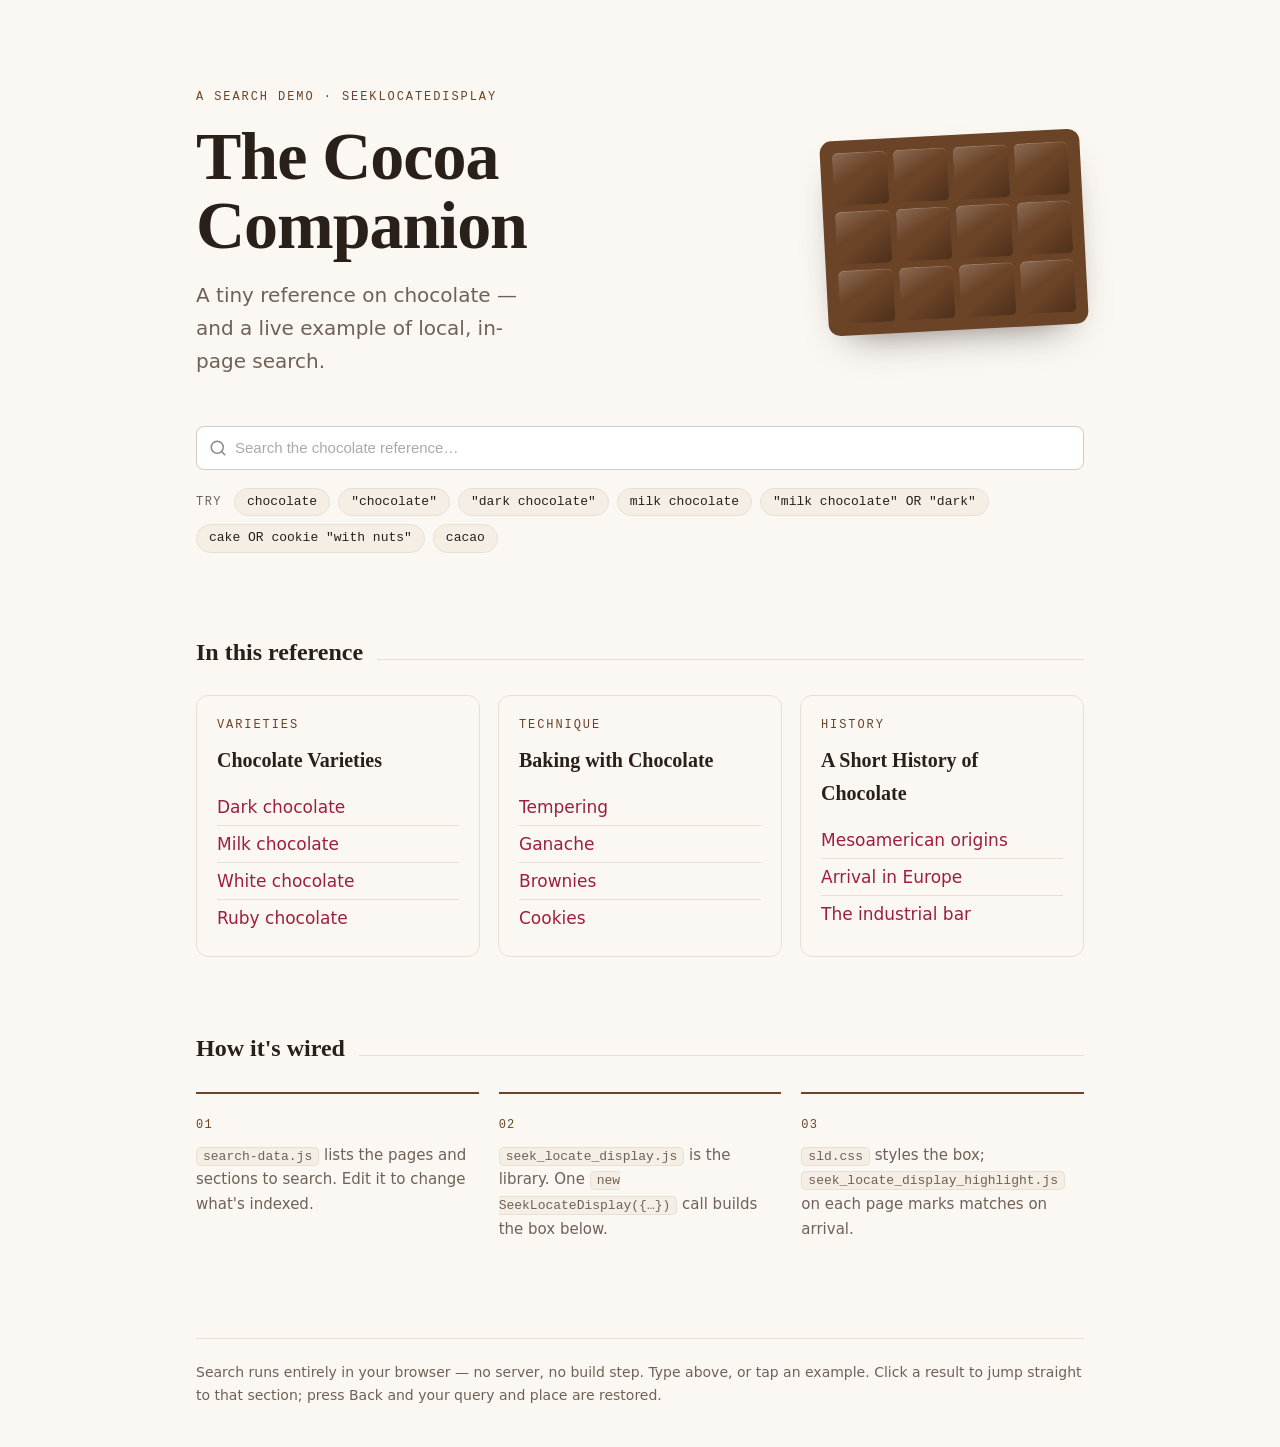
<file: example_site/index.html>
<!DOCTYPE html>
<html lang="en">
<head>
<meta charset="utf-8">
<meta name="viewport" content="width=device-width, initial-scale=1">
<title>The Cocoa Companion — search demo</title>

<!-- 1. The widget's own styles.  2. This site's styles. -->
<link rel="stylesheet" href="sld.css">
<link rel="stylesheet" href="site.css">
</head>
<body>
<div class="wrap">

  <header class="hero">
    <div class="hero-copy">
      <p class="kicker">A search demo · SeekLocateDisplay</p>
      <h1>The Cocoa Companion</h1>
      <p class="lede">A tiny reference on chocolate — and a live example of local, in-page search.</p>
    </div>
    <!-- Signature: a moulded chocolate bar (decorative). -->
    <div class="bar" aria-hidden="true">
      <span></span><span></span><span></span><span></span>
      <span></span><span></span><span></span><span></span>
      <span></span><span></span><span></span><span></span>
    </div>
  </header>

  <div class="search-block">
    <!-- The widget renders itself inside this container. -->
    <div id="search"></div>

    <div class="try">
      <span class="try-label">Try</span>
      <button class="chip" type="button">chocolate</button>
      <button class="chip" type="button">"chocolate"</button>
      <button class="chip" type="button">"dark chocolate"</button>
      <button class="chip" type="button">milk chocolate</button>
      <button class="chip" type="button">"milk chocolate" OR "dark"</button>
      <button class="chip" type="button">cake OR cookie "with nuts"</button>
      <button class="chip" type="button">cacao</button>
    </div>
  </div>

  <div class="section-rule">
    <h2>In this reference</h2>
    <span class="line"></span>
  </div>

  <!-- A plain browsable index. The search reads the same data from
       search-data.js, so anything listed here is findable above. -->
  <ul class="contents">
    <li class="card">
      <p class="kicker">Varieties</p>
      <h3><a href="pages/varieties.html">Chocolate Varieties</a></h3>
      <ul>
        <li><a href="pages/varieties.html#dark">Dark chocolate</a></li>
        <li><a href="pages/varieties.html#milk">Milk chocolate</a></li>
        <li><a href="pages/varieties.html#white">White chocolate</a></li>
        <li><a href="pages/varieties.html#ruby">Ruby chocolate</a></li>
      </ul>
    </li>
    <li class="card">
      <p class="kicker">Technique</p>
      <h3><a href="pages/baking.html">Baking with Chocolate</a></h3>
      <ul>
        <li><a href="pages/baking.html#tempering">Tempering</a></li>
        <li><a href="pages/baking.html#ganache">Ganache</a></li>
        <li><a href="pages/baking.html#brownies">Brownies</a></li>
        <li><a href="pages/baking.html#cookies">Cookies</a></li>
      </ul>
    </li>
    <li class="card">
      <p class="kicker">History</p>
      <h3><a href="pages/history.html">A Short History of Chocolate</a></h3>
      <ul>
        <li><a href="pages/history.html#origins">Mesoamerican origins</a></li>
        <li><a href="pages/history.html#europe">Arrival in Europe</a></li>
        <li><a href="pages/history.html#industrial">The industrial bar</a></li>
      </ul>
    </li>
  </ul>

  <div class="section-rule">
    <h2>How it's wired</h2>
    <span class="line"></span>
  </div>

  <ol class="wiring">
    <li>
      <p><code>search-data.js</code> lists the pages and sections to search. Edit it to change what's indexed.</p>
    </li>
    <li>
      <p><code>seek_locate_display.js</code> is the library. One <code>new SeekLocateDisplay({…})</code> call builds the box below.</p>
    </li>
    <li>
      <p><code>sld.css</code> styles the box; <code>seek_locate_display_highlight.js</code> on each page marks matches on arrival.</p>
    </li>
  </ol>

  <footer>
    Search runs entirely in your browser — no server, no build step. Type above, or
    tap an example. Click a result to jump straight to that section; press Back and
    your query and place are restored.
  </footer>

</div>

<!-- Data first, then the library, then a short init. -->
<script src="search-data.js"></script>
<script src="seek_locate_display.js"></script>
<script>
  // The whole integration is this one call.
  var sld = new SeekLocateDisplay({
    container: '#search',
    pages: window.SLD_PAGES,
    placeholder: 'Search the chocolate reference…',
    excerptLength: 160
    // Everything else is left at its defaults:
    //   persist: true             — keeps ?q= in the URL + scroll on Back
    //   highlightOnNavigate: true — adds ?sld-hl= so pages can highlight
    //   onNavigate: null          — plain navigation to the result's URL
  });

  // The example chips just fill the search box and let the widget react.
  var input = document.querySelector('#search .sld-input');
  document.querySelectorAll('.chip').forEach(function (chip) {
    chip.addEventListener('click', function () {
      input.value = chip.textContent;
      input.dispatchEvent(new Event('input', { bubbles: true }));
      input.focus();
    });
  });
</script>
</body>
</html>
</file>
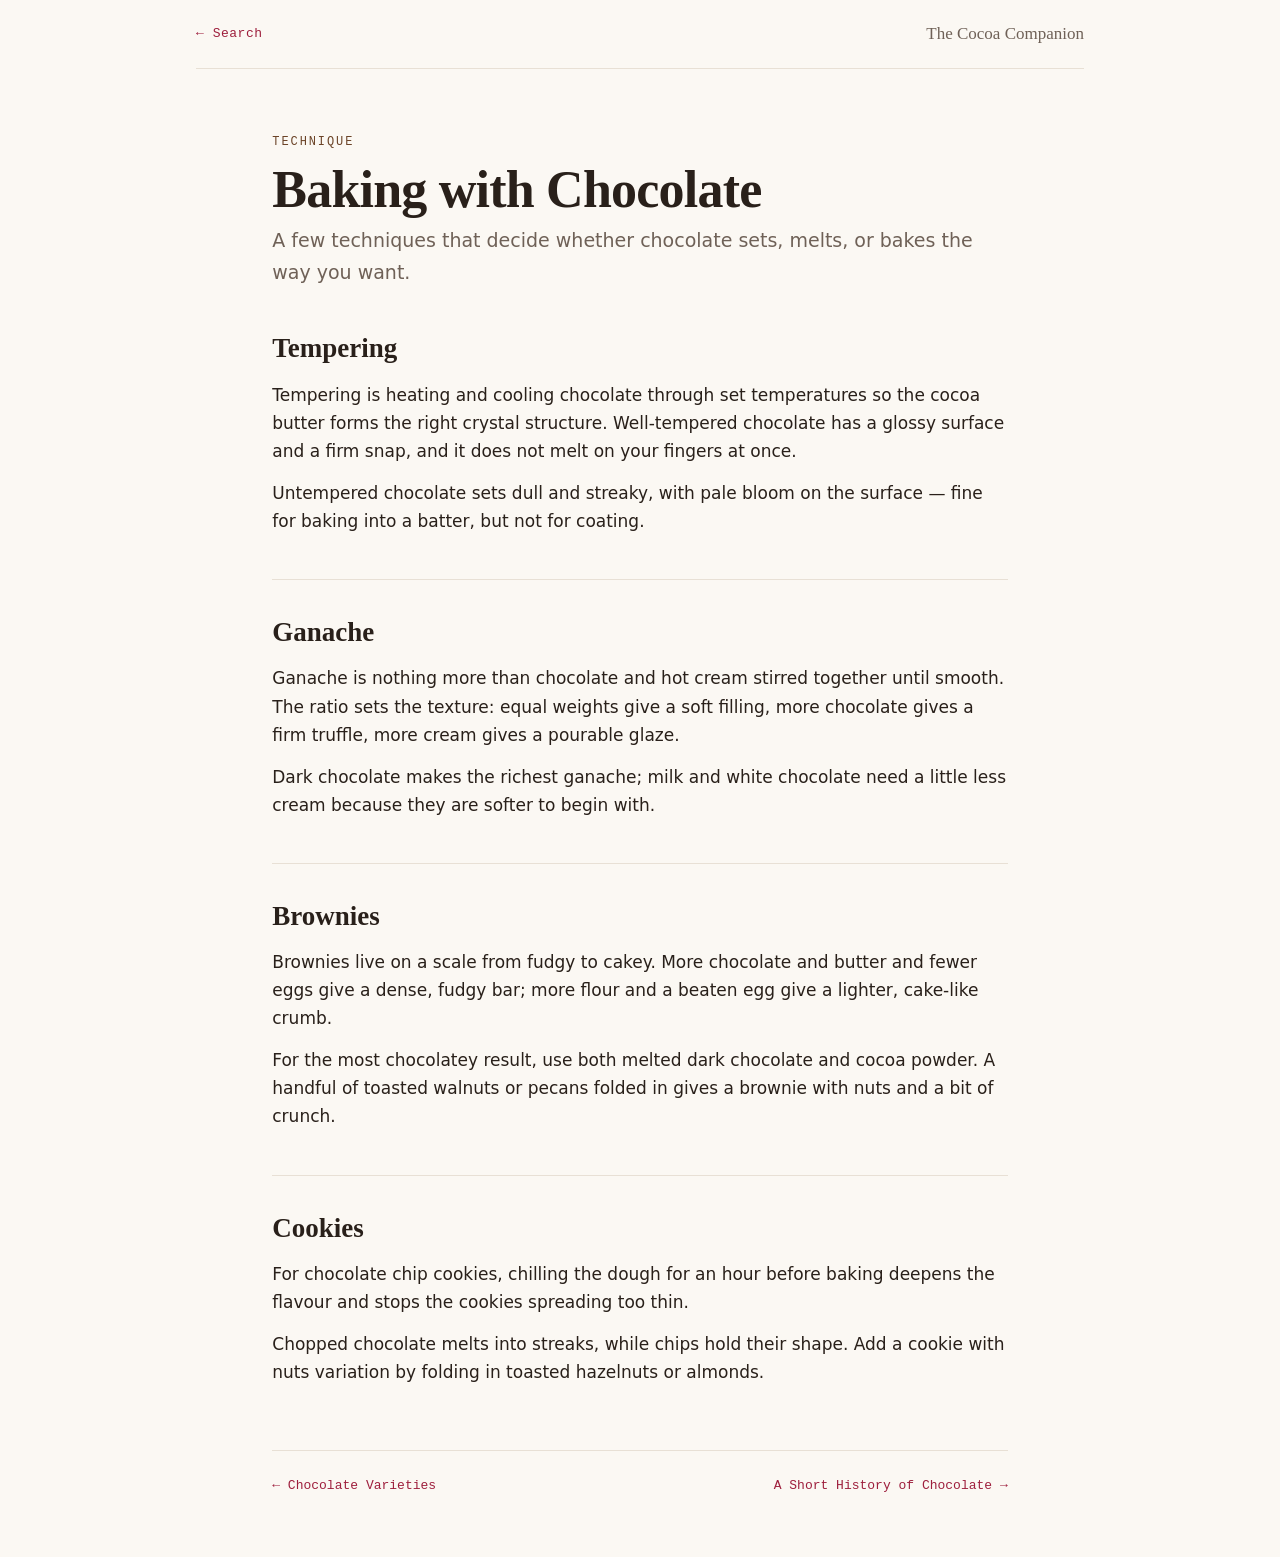
<file: example_site/pages/baking.html>
<!DOCTYPE html>
<html lang="en">
<head>
<meta charset="utf-8">
<meta name="viewport" content="width=device-width, initial-scale=1">
<title>Baking with Chocolate — The Cocoa Companion</title>
<link rel="stylesheet" href="../site.css">
</head>
<body>
<div class="wrap">

  <nav class="topbar">
    <a class="back" href="../index.html">&larr; Search</a>
    <span class="site">The Cocoa Companion</span>
  </nav>

  <article>
    <p class="kicker">Technique</p>
    <h1>Baking with Chocolate</h1>
    <p class="intro">A few techniques that decide whether chocolate sets, melts, or bakes the way you want.</p>

    <section id="tempering">
      <h2>Tempering <a class="hash" href="#tempering" aria-label="Link to this section">#</a></h2>
      <p>Tempering is heating and cooling chocolate through set temperatures so the
      cocoa butter forms the right crystal structure. Well-tempered chocolate has a
      glossy surface and a firm snap, and it does not melt on your fingers at once.</p>
      <p>Untempered chocolate sets dull and streaky, with pale bloom on the surface
      — fine for baking into a batter, but not for coating.</p>
    </section>

    <section id="ganache">
      <h2>Ganache <a class="hash" href="#ganache" aria-label="Link to this section">#</a></h2>
      <p>Ganache is nothing more than chocolate and hot cream stirred together until
      smooth. The ratio sets the texture: equal weights give a soft filling, more
      chocolate gives a firm truffle, more cream gives a pourable glaze.</p>
      <p>Dark chocolate makes the richest ganache; milk and white chocolate need a
      little less cream because they are softer to begin with.</p>
    </section>

    <section id="brownies">
      <h2>Brownies <a class="hash" href="#brownies" aria-label="Link to this section">#</a></h2>
      <p>Brownies live on a scale from fudgy to cakey. More chocolate and butter and
      fewer eggs give a dense, fudgy bar; more flour and a beaten egg give a lighter,
      cake-like crumb.</p>
      <p>For the most chocolatey result, use both melted dark chocolate and cocoa
      powder. A handful of toasted walnuts or pecans folded in gives a brownie with
      nuts and a bit of crunch.</p>
    </section>

    <section id="cookies">
      <h2>Cookies <a class="hash" href="#cookies" aria-label="Link to this section">#</a></h2>
      <p>For chocolate chip cookies, chilling the dough for an hour before baking
      deepens the flavour and stops the cookies spreading too thin.</p>
      <p>Chopped chocolate melts into streaks, while chips hold their shape. Add a
      cookie with nuts variation by folding in toasted hazelnuts or almonds.</p>
    </section>

    <nav class="pager">
      <a href="varieties.html">&larr; Chocolate Varieties</a>
      <a href="history.html">A Short History of Chocolate &rarr;</a>
    </nav>
  </article>

</div>
<script src="../seek_locate_display_highlight.js"></script>
</body>
</html>
</file>
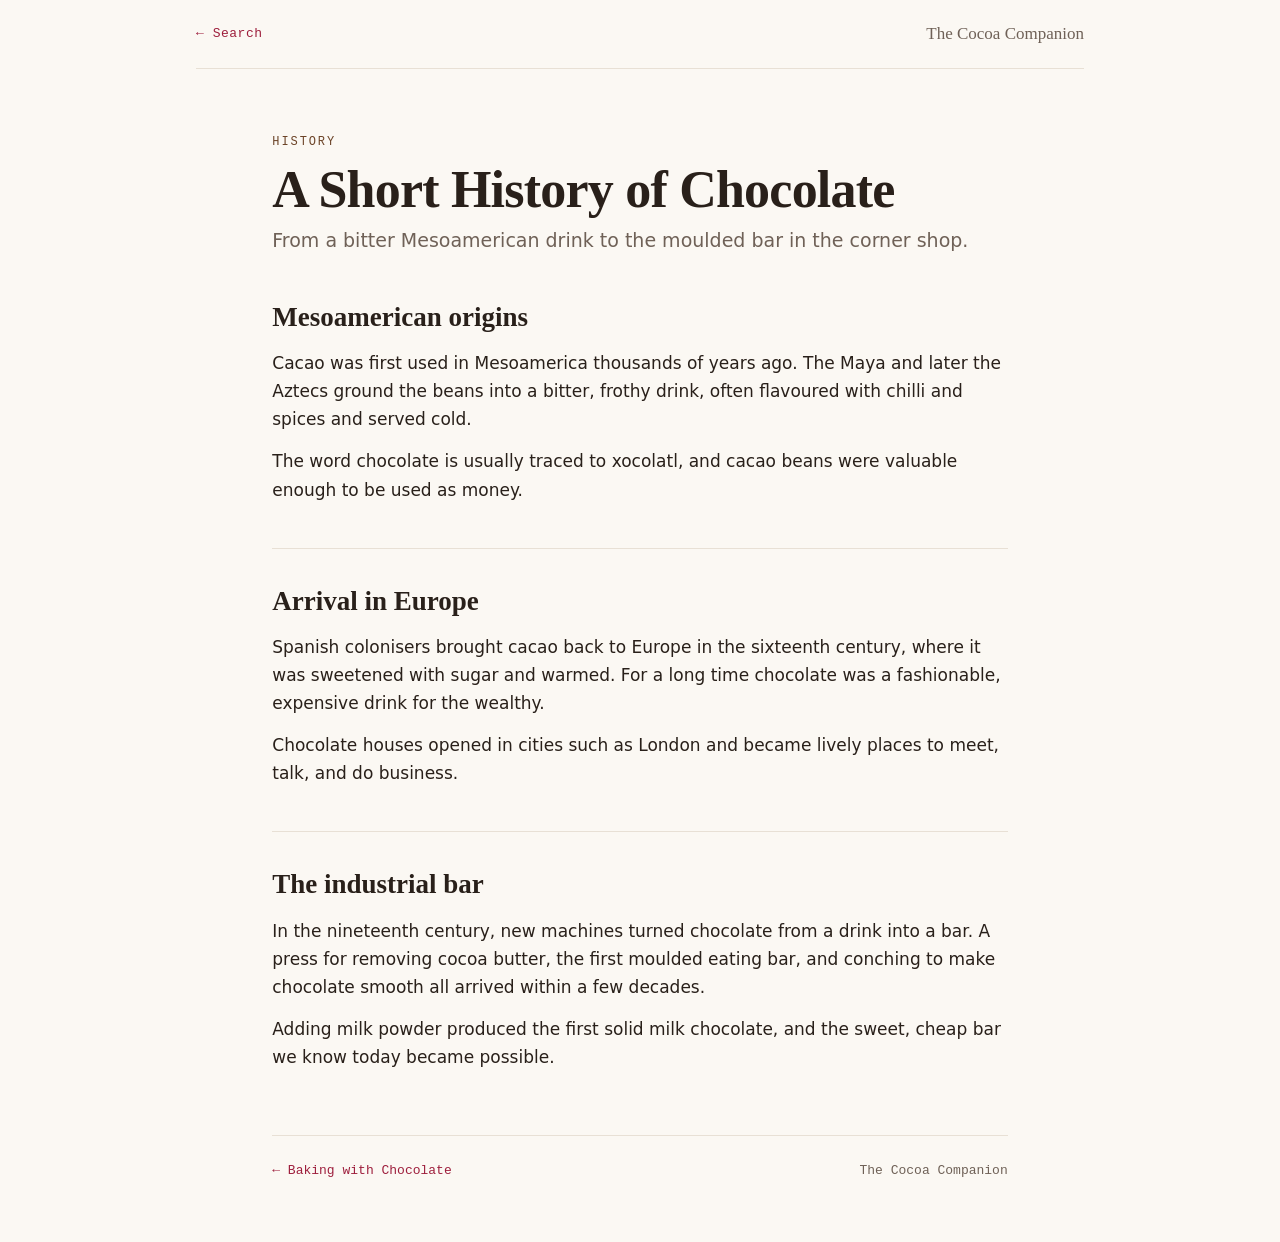
<file: example_site/pages/history.html>
<!DOCTYPE html>
<html lang="en">
<head>
<meta charset="utf-8">
<meta name="viewport" content="width=device-width, initial-scale=1">
<title>A Short History of Chocolate — The Cocoa Companion</title>
<link rel="stylesheet" href="../site.css">
</head>
<body>
<div class="wrap">

  <nav class="topbar">
    <a class="back" href="../index.html">&larr; Search</a>
    <span class="site">The Cocoa Companion</span>
  </nav>

  <article>
    <p class="kicker">History</p>
    <h1>A Short History of Chocolate</h1>
    <p class="intro">From a bitter Mesoamerican drink to the moulded bar in the corner shop.</p>

    <section id="origins">
      <h2>Mesoamerican origins <a class="hash" href="#origins" aria-label="Link to this section">#</a></h2>
      <p>Cacao was first used in Mesoamerica thousands of years ago. The Maya and
      later the Aztecs ground the beans into a bitter, frothy drink, often flavoured
      with chilli and spices and served cold.</p>
      <p>The word chocolate is usually traced to xocolatl, and cacao beans were
      valuable enough to be used as money.</p>
    </section>

    <section id="europe">
      <h2>Arrival in Europe <a class="hash" href="#europe" aria-label="Link to this section">#</a></h2>
      <p>Spanish colonisers brought cacao back to Europe in the sixteenth century,
      where it was sweetened with sugar and warmed. For a long time chocolate was a
      fashionable, expensive drink for the wealthy.</p>
      <p>Chocolate houses opened in cities such as London and became lively places to
      meet, talk, and do business.</p>
    </section>

    <section id="industrial">
      <h2>The industrial bar <a class="hash" href="#industrial" aria-label="Link to this section">#</a></h2>
      <p>In the nineteenth century, new machines turned chocolate from a drink into a
      bar. A press for removing cocoa butter, the first moulded eating bar, and
      conching to make chocolate smooth all arrived within a few decades.</p>
      <p>Adding milk powder produced the first solid milk chocolate, and the sweet,
      cheap bar we know today became possible.</p>
    </section>

    <nav class="pager">
      <a href="baking.html">&larr; Baking with Chocolate</a>
      <span class="spacer">The Cocoa Companion</span>
    </nav>
  </article>

</div>
<script src="../seek_locate_display_highlight.js"></script>
</body>
</html>
</file>
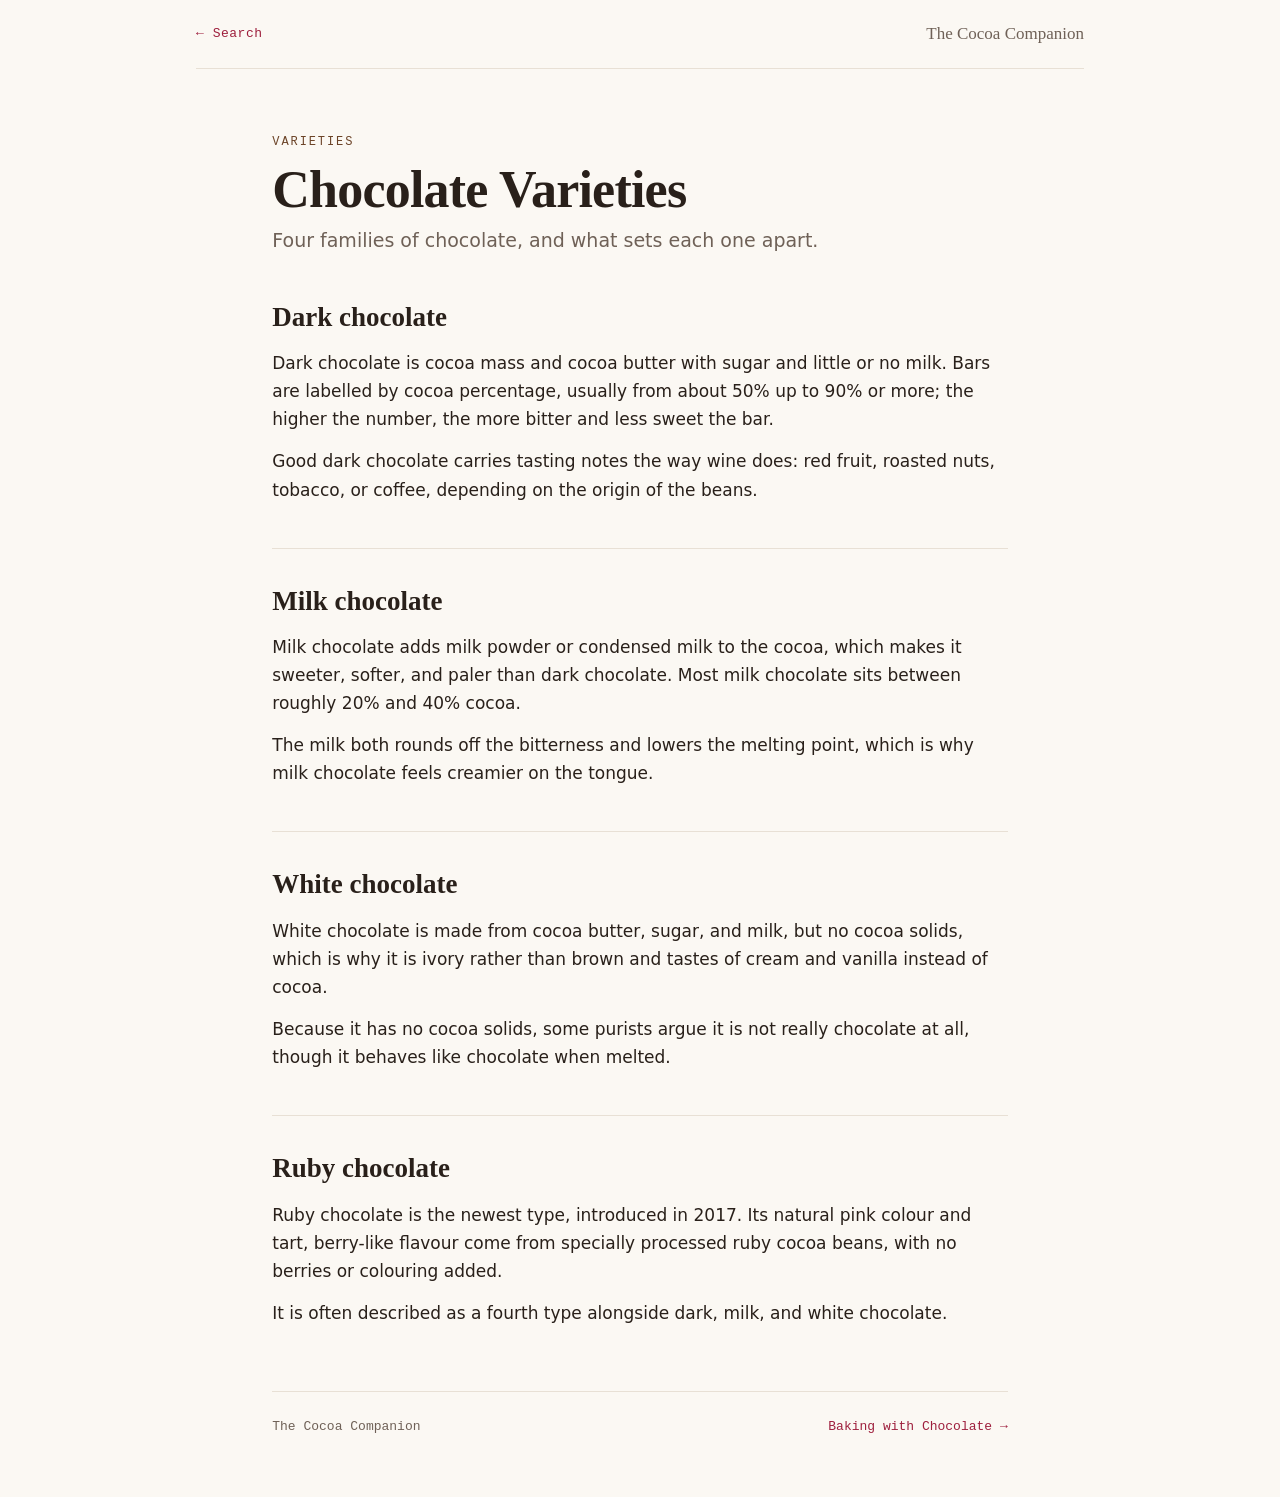
<file: example_site/pages/varieties.html>
<!DOCTYPE html>
<html lang="en">
<head>
<meta charset="utf-8">
<meta name="viewport" content="width=device-width, initial-scale=1">
<title>Chocolate Varieties — The Cocoa Companion</title>
<link rel="stylesheet" href="../site.css">
</head>
<body>
<div class="wrap">

  <nav class="topbar">
    <a class="back" href="../index.html">&larr; Search</a>
    <span class="site">The Cocoa Companion</span>
  </nav>

  <article>
    <p class="kicker">Varieties</p>
    <h1>Chocolate Varieties</h1>
    <p class="intro">Four families of chocolate, and what sets each one apart.</p>

    <section id="dark">
      <h2>Dark chocolate <a class="hash" href="#dark" aria-label="Link to this section">#</a></h2>
      <p>Dark chocolate is cocoa mass and cocoa butter with sugar and little or no
      milk. Bars are labelled by cocoa percentage, usually from about 50% up to 90%
      or more; the higher the number, the more bitter and less sweet the bar.</p>
      <p>Good dark chocolate carries tasting notes the way wine does: red fruit,
      roasted nuts, tobacco, or coffee, depending on the origin of the beans.</p>
    </section>

    <section id="milk">
      <h2>Milk chocolate <a class="hash" href="#milk" aria-label="Link to this section">#</a></h2>
      <p>Milk chocolate adds milk powder or condensed milk to the cocoa, which makes
      it sweeter, softer, and paler than dark chocolate. Most milk chocolate sits
      between roughly 20% and 40% cocoa.</p>
      <p>The milk both rounds off the bitterness and lowers the melting point, which
      is why milk chocolate feels creamier on the tongue.</p>
    </section>

    <section id="white">
      <h2>White chocolate <a class="hash" href="#white" aria-label="Link to this section">#</a></h2>
      <p>White chocolate is made from cocoa butter, sugar, and milk, but no cocoa
      solids, which is why it is ivory rather than brown and tastes of cream and
      vanilla instead of cocoa.</p>
      <p>Because it has no cocoa solids, some purists argue it is not really
      chocolate at all, though it behaves like chocolate when melted.</p>
    </section>

    <section id="ruby">
      <h2>Ruby chocolate <a class="hash" href="#ruby" aria-label="Link to this section">#</a></h2>
      <p>Ruby chocolate is the newest type, introduced in 2017. Its natural pink
      colour and tart, berry-like flavour come from specially processed ruby cocoa
      beans, with no berries or colouring added.</p>
      <p>It is often described as a fourth type alongside dark, milk, and white
      chocolate.</p>
    </section>

    <nav class="pager">
      <span class="spacer">The Cocoa Companion</span>
      <a href="baking.html">Baking with Chocolate &rarr;</a>
    </nav>
  </article>

</div>
<script src="../seek_locate_display_highlight.js"></script>
</body>
</html>
</file>
<file: example_site/sld.css>
/* Styles for the seek_locate_display.js local search widget.

   Link this from the page <head>:

       <link rel="stylesheet" href="sld.css">

   Everything is scoped under the .sld-wrap element the widget adds to its
   host container, so none of it leaks into the surrounding page. */

/* ---------- */
/* The widget */
/* ---------- */

/* Reset the box model inside the widget only: */

.sld-wrap * { box-sizing: border-box; margin: 0; padding: 0; }

/* The search bar: the rounded box holding the icon, input and clear button. */

.sld-bar {
	display: flex; align-items: center; gap: 8px;
	padding: 0 12px; height: 44px;
	border: 1px solid #cccccc; border-radius: 8px; background: #ffffff;
}
.sld-bar:focus-within {
	border-color: #4a90e2; box-shadow: 0 0 0 3px rgba(74, 144, 226, .2);
}

/* The magnifier / close SVG icons sitting in the bar: */

.sld-icon {
	width: 18px; height: 18px; flex-shrink: 0;
	fill: none; stroke: #888888; stroke-width: 2;
	stroke-linecap: round; stroke-linejoin: round;
}

/* The text field itself (a type="search" input): */

.sld-input {
	flex: 1; border: none; background: transparent;
	font-size: 15px; outline: none; color: inherit;
}
.sld-input::-webkit-search-cancel-button,
.sld-input::-webkit-search-decoration {
	-webkit-appearance: none; appearance: none;
}
.sld-input::placeholder { color: #aaaaaa; }

/* The clear (x) button, shown only while there is a query: */

.sld-clear {
	background: none; border: none; cursor: pointer;
	color: #aaaaaa; padding: 4px; border-radius: 4px;
	line-height: 1; flex-shrink: 0;
}
.sld-clear:hover { color: #555555; }
.sld-clear svg  { display: block; }

/* ------- */
/* Results */
/* ------- */

/* The "N results across M pages" line above the list: */

.sld-stats { font-size: 12px; color: #888888; margin: 10px 2px 6px; }

/* Each page's matches are a bordered group with a header then its hits: */

.sld-page {
	margin-bottom: 10px; border: 1px solid #e2e2e2;
	border-radius: 8px; overflow: hidden;
}
.sld-page-header {
	padding: 8px 14px; background: #f5f5f5;
	font-size: 13px; font-weight: 600; color: #555555;
	display: flex; align-items: center; gap: 6px;
}
.sld-page-url {
	margin-left: auto; font-weight: 400; color: #aaaaaa; font-size: 11px;
	white-space: nowrap; overflow: hidden; text-overflow: ellipsis;
	max-width: 180px;
}

/* Each hit is one matched section, click- or keyboard-navigable: */

.sld-hit {
	display: flex; align-items: flex-start; gap: 10px;
	padding: 10px 14px; cursor: pointer;
	border-top: 1px solid #eeeeee; transition: background .1s;
}
.sld-hit:hover, .sld-hit:focus { background: #f0f6ff; outline: none; }
.sld-hit-body { flex: 1; min-width: 0; }
.sld-hit-title {
	font-size: 14px; font-weight: 600; margin-bottom: 3px; color: #222222;
	white-space: nowrap; overflow: hidden; text-overflow: ellipsis;
}
.sld-hit-display      { font-weight: 400; color: #888888; }   /* display-only text after the heading (not searched) */
.sld-hit-snippet      { font-size: 13px; color: #666666; line-height: 1.55; }
.sld-hit-snippet mark { background: transparent; color: #1a6fc4; font-weight: 600; }   /* highlighted match */
.sld-sep        { color: #cccccc; font-weight: 400; margin: 0 2px; }   /* the " | " between paragraphs */
.sld-hit-anchor { font-size: 11px; color: #4a90e2; margin-top: 4px; display: block; }
.sld-hit-icon {
	width: 14px; height: 14px; flex-shrink: 0; margin-top: 3px;
	stroke: #bbbbbb; stroke-width: 2;
	stroke-linecap: round; stroke-linejoin: round; fill: none;
}

/* Shown when a query matches nothing: */

.sld-empty { padding: 2rem; text-align: center; color: #aaaaaa; font-size: 14px; }

/* --------- */
/* Dark mode */
/* --------- */

@media (prefers-color-scheme: dark) {

	.sld-bar         { background: #1e1e1e; border-color: #444444; }
	.sld-input       { color: #eeeeee; }
	.sld-clear:hover { color: #dddddd; }

	.sld-page        { border-color: #333333; }
	.sld-page-header { background: #2a2a2a; color: #bbbbbb; }

	.sld-hit:hover, .sld-hit:focus { background: #1a2a3a; }
	.sld-hit-title        { color: #eeeeee; }
	.sld-hit-display      { color: #aaaaaa; }
	.sld-hit-snippet      { color: #999999; }
	.sld-hit-snippet mark { color: #72b3f5; }
	.sld-sep              { color: #555555; }
	.sld-hit + .sld-hit   { border-top-color: #333333; }
}
</file>
<file: example_site/site.css>
/* site.css — styling for the demo site itself (NOT the search widget).

   The widget carries its own look in sld.css; this file styles
   everything around it: the hero, the reference list, the article pages, and
   the on-arrival highlight. Deliberately left the widget's own .sld-* rules
   alone so you can see the library exactly as it ships.

   Direction: a chocolatier's reference. Warm cocoa ink on a milk-paper
   ground, one ruby accent (after ruby chocolate), spec-style monospace
   labels, and a moulded chocolate-bar block as the one signature flourish. */

:root {
	--paper:      #fbf8f3;
	--paper-2:    #f4eee4;   /* recessed panels */
	--ink:        #29201a;   /* dark-chocolate near-black */
	--ink-soft:   #6f6157;
	--edge:       #e8e0d5;
	--cocoa:      #6b4327;   /* structural brown: rules, labels, the bar */
	--ruby:       #9e1f3d;   /* the one accent */
	--ruby-wash:  rgba(158, 31, 61, .14);

	--serif: "Iowan Old Style", "Palatino Linotype", Palatino, "Book Antiqua", Georgia, serif;
	--sans:  system-ui, -apple-system, "Segoe UI", Roboto, "Helvetica Neue", Arial, sans-serif;
	--mono:  ui-monospace, "SF Mono", Menlo, Consolas, "Liberation Mono", monospace;

	--measure: 68ch;
	--pad: clamp(20px, 5vw, 56px);
}

@media (prefers-color-scheme: dark) {
	:root {
		--paper:     #17120e;
		--paper-2:   #201812;
		--ink:       #ece3d8;
		--ink-soft:  #a99a8b;
		--edge:      #2e251d;
		--cocoa:     #c89b6e;
		--ruby:      #e4788e;
		--ruby-wash: rgba(228, 120, 142, .18);
	}
}

* { box-sizing: border-box; }

html { -webkit-text-size-adjust: 100%; }

body {
	margin: 0;
	background: var(--paper);
	color: var(--ink);
	font-family: var(--sans);
	font-size: 17px;
	line-height: 1.65;
	-webkit-font-smoothing: antialiased;
}

.wrap {
	max-width: 1000px;
	margin: 0 auto;
	padding: 0 var(--pad);
}

/* Spec-style label used for eyebrows and section kickers. */
.kicker {
	font-family: var(--mono);
	font-size: 12px;
	letter-spacing: .16em;
	text-transform: uppercase;
	color: var(--cocoa);
	margin: 0;
}

a { color: var(--ruby); text-underline-offset: 2px; }
a:hover { text-decoration-thickness: 2px; }

/* ─────────────────────────── Hero ─────────────────────────── */

.hero {
	display: grid;
	grid-template-columns: 1fr auto;
	gap: clamp(24px, 5vw, 56px);
	align-items: center;
	padding: clamp(40px, 8vw, 88px) 0 clamp(28px, 5vw, 44px);
}
.hero-copy { max-width: 30ch; }
.hero h1 {
	font-family: var(--serif);
	font-weight: 600;
	font-size: clamp(40px, 8vw, 68px);
	line-height: 1.02;
	letter-spacing: -.015em;
	margin: 14px 0 0;
}
.hero .lede {
	color: var(--ink-soft);
	font-size: clamp(17px, 2.2vw, 20px);
	margin: 18px 0 0;
}

/* Signature: a moulded chocolate bar, four squares by three. */
.bar {
	width: clamp(180px, 26vw, 260px);
	aspect-ratio: 4 / 3;
	display: grid;
	grid-template: repeat(3, 1fr) / repeat(4, 1fr);
	gap: 6px;
	padding: 12px;
	border-radius: 12px;
	background: var(--cocoa);
	box-shadow: 0 18px 40px -22px rgba(41, 32, 26, .7);
	transform: rotate(-3deg);
}
.bar span {
	border-radius: 6px 6px 5px 5px;
	background:
		linear-gradient(150deg,
			rgba(255, 255, 255, .22),
			rgba(255, 255, 255, 0) 42%),
		linear-gradient(320deg,
			rgba(0, 0, 0, .28),
			rgba(0, 0, 0, 0) 46%);
	box-shadow: inset 0 1px 0 rgba(255, 255, 255, .18);
}

/* ─────────────────────── Search + chips ───────────────────── */

.search-block { padding: 4px 0 8px; }
#search { margin: 0 0 18px; }

.try {
	display: flex;
	flex-wrap: wrap;
	align-items: baseline;
	gap: 8px;
}
.try .try-label {
	font-family: var(--mono);
	font-size: 12px;
	letter-spacing: .12em;
	text-transform: uppercase;
	color: var(--ink-soft);
	margin-right: 4px;
}
.chip {
	font-family: var(--mono);
	font-size: 13px;
	color: var(--ink);
	background: var(--paper-2);
	border: 1px solid var(--edge);
	border-radius: 999px;
	padding: 5px 12px;
	cursor: pointer;
	line-height: 1.3;
	transition: border-color .12s, background .12s, transform .06s;
}
.chip:hover { border-color: var(--cocoa); }
.chip:active { transform: translateY(1px); }
.chip:focus-visible {
	outline: 2px solid var(--ruby);
	outline-offset: 2px;
}

/* ───────────────────── Reference contents ─────────────────── */

.section-rule {
	display: flex;
	align-items: baseline;
	gap: 14px;
	margin: clamp(44px, 7vw, 72px) 0 22px;
}
.section-rule h2 {
	font-family: var(--serif);
	font-weight: 600;
	font-size: 24px;
	margin: 0;
	white-space: nowrap;
}
.section-rule .line {
	flex: 1;
	height: 1px;
	background: var(--edge);
}

.contents {
	display: grid;
	grid-template-columns: repeat(auto-fit, minmax(240px, 1fr));
	gap: 18px;
	list-style: none;
	margin: 0;
	padding: 0;
}
.card {
	border: 1px solid var(--edge);
	border-radius: 12px;
	padding: 20px 20px 8px;
	background: var(--paper);
	transition: border-color .12s, transform .12s;
}
.card:hover { border-color: var(--cocoa); transform: translateY(-2px); }
.card h3 {
	font-family: var(--serif);
	font-weight: 600;
	font-size: 20px;
	margin: 8px 0 12px;
}
.card h3 a { color: var(--ink); text-decoration: none; }
.card h3 a:hover { color: var(--ruby); }
.card ul { list-style: none; margin: 0; padding: 0 0 12px; }
.card li { padding: 4px 0; border-top: 1px solid var(--edge); }
.card li:first-child { border-top: 0; }
.card li a { text-decoration: none; }
.card li a:hover { text-decoration: underline; }

/* ─────────────────────── How it's wired ───────────────────── */

.wiring {
	display: grid;
	grid-template-columns: repeat(auto-fit, minmax(240px, 1fr));
	gap: 20px;
	margin: 24px 0 0;
	padding: 0;
	list-style: none;
	counter-reset: step;
}
.wiring li {
	counter-increment: step;
	border-top: 2px solid var(--cocoa);
	padding: 14px 0 0;
}
.wiring li::before {
	content: counter(step, decimal-leading-zero);
	font-family: var(--mono);
	font-size: 12px;
	color: var(--cocoa);
	letter-spacing: .1em;
}
.wiring code {
	font-family: var(--mono);
	font-size: 13px;
	background: var(--paper-2);
	border: 1px solid var(--edge);
	border-radius: 5px;
	padding: 1px 6px;
}
.wiring p { margin: 6px 0 0; color: var(--ink-soft); font-size: 15px; }

/* ───────────────────────── Footer ─────────────────────────── */

footer {
	margin: clamp(56px, 9vw, 96px) 0 40px;
	padding-top: 22px;
	border-top: 1px solid var(--edge);
	color: var(--ink-soft);
	font-size: 14px;
}

/* ═══════════════════ Article (content) pages ══════════════════ */

.topbar {
	display: flex;
	align-items: center;
	justify-content: space-between;
	gap: 16px;
	padding: 20px 0;
	border-bottom: 1px solid var(--edge);
}
.topbar a.back {
	font-family: var(--mono);
	font-size: 13px;
	letter-spacing: .04em;
	text-decoration: none;
}
.topbar a.back:hover { text-decoration: underline; }
.topbar .site {
	font-family: var(--serif);
	font-size: 17px;
	color: var(--ink-soft);
}

article {
	max-width: var(--measure);
	margin: 0 auto;
	padding: clamp(32px, 6vw, 64px) 0 0;
}
article > .kicker { margin-bottom: 10px; }
article h1 {
	font-family: var(--serif);
	font-weight: 600;
	font-size: clamp(34px, 6vw, 52px);
	line-height: 1.05;
	letter-spacing: -.015em;
	margin: 0 0 8px;
}
article .intro { color: var(--ink-soft); font-size: 19px; margin: 0 0 8px; }

section {
	padding: 30px 0;
	border-top: 1px solid var(--edge);
	scroll-margin-top: 20px;   /* so the anchor jump clears nothing awkwardly */
}
section:first-of-type { border-top: 0; }
section h2 {
	font-family: var(--serif);
	font-weight: 600;
	font-size: 27px;
	margin: 0 0 10px;
	display: flex;
	align-items: baseline;
	gap: 12px;
}
section h2 .hash {
	font-family: var(--mono);
	font-size: 15px;
	color: var(--cocoa);
	text-decoration: none;
	opacity: 0;
	transition: opacity .12s;
}
section h2:hover .hash { opacity: 1; }
section p { margin: 0 0 14px; }

/* Landed-on section briefly glows so you can see why you're here. */
section:target { animation: land 1.6s ease-out 1; }
@keyframes land {
	0%, 22%   { background: var(--ruby-wash); }
	100%      { background: transparent; }
}

/* Matches highlighted on arrival by seek_locate_display_highlight.js.
   That script injects its own (yellow) default styles; these rules are
   scoped under .wrap so they out-rank the injected ones by specificity and
   keep the marks on the site's ruby palette. The single match the page
   scrolls to also gets the -active class, for a stronger emphasis. */
.wrap mark.sld-page-highlight {
	background: var(--ruby-wash);
	color: inherit;
	border-radius: 3px;
	padding: 0 2px;
}
.wrap mark.sld-page-highlight-active {
	background: var(--ruby);
	color: var(--paper);
	border-radius: 3px;
	padding: 0 2px;
	box-shadow: 0 0 0 2px var(--ruby);
}

.pager {
	display: flex;
	justify-content: space-between;
	gap: 16px;
	margin: 20px 0 60px;
	padding-top: 24px;
	border-top: 1px solid var(--edge);
	font-family: var(--mono);
	font-size: 13px;
}
.pager a { text-decoration: none; }
.pager a:hover { text-decoration: underline; }
.pager .spacer { color: var(--ink-soft); }

/* ────────────────────── Quality floor ─────────────────────── */

:focus-visible { outline: 2px solid var(--ruby); outline-offset: 2px; }

@media (max-width: 620px) {
	.hero { grid-template-columns: 1fr; }
	.bar { justify-self: start; transform: rotate(-3deg) scale(.9); transform-origin: left center; }
}

@media (prefers-reduced-motion: reduce) {
	*, *::before, *::after { animation: none !important; transition: none !important; }
}
</file>
